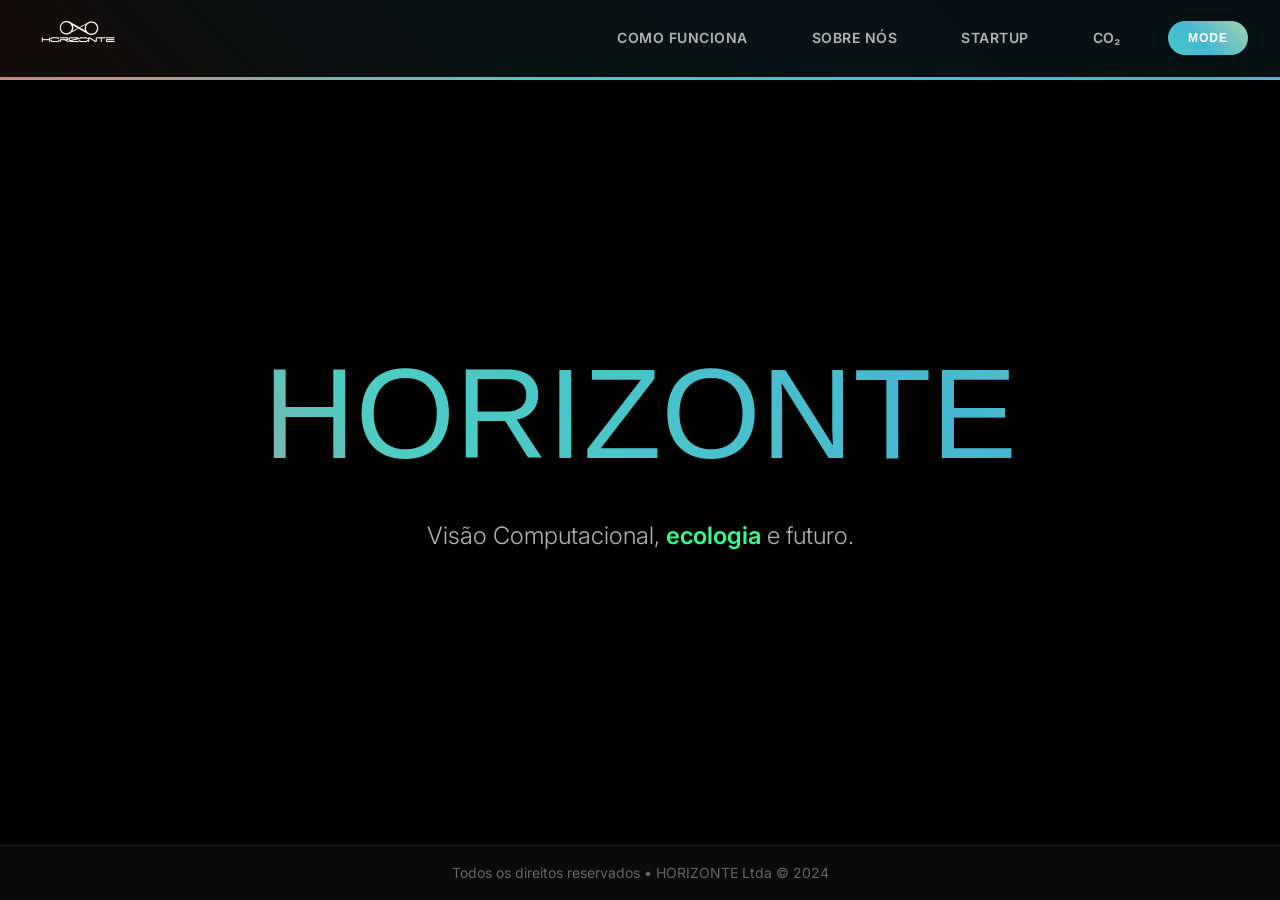
<file: index.html>
<!DOCTYPE html>
<html lang="pt-BR">
<head>
  <meta charset="UTF-8" />
  <meta name="viewport" content="width=device-width, initial-scale=1.0" />
  <title>HORIZONTE - OctaVision</title>

  <!-- Fontes -->
  <link rel="stylesheet" href="https://fonts.googleapis.com/css2?family=Inter:wght@300;400;500;600;700&display=swap" />
  <link href="https://fonts.cdnfonts.com/css/space-age" rel="stylesheet">

  <style>
  :root {
    --bg-primary: #000000;
    --bg-secondary: #0a0a0a;
    --text-primary: #ffffff;
    --text-secondary: #b3b3b3;
    --text-muted: #666666;
    --accent-1: #00c2ff;
    --accent-2: #33ff8c;
    --accent-3: #ffc640;
    --accent-4: #e54cff;
    --accent-5: #ff6b6b;
    --accent-6: #4ecdc4;
    --accent-7: #45b7d1;
    --accent-8: #96ceb4;
    --border: rgba(255,255,255,0.1);
    --shadow: rgba(0,0,0,0.3);
    --gradient: linear-gradient(135deg, var(--accent-1), var(--accent-2), var(--accent-3), var(--accent-4));
    --rainbow: linear-gradient(45deg, #ff6b6b, #4ecdc4, #45b7d1, #96ceb4, #feca57, #ff9ff3, #54a0ff);
  }

  [data-theme="light"] {
    --bg-primary: #ffffff;
    --bg-secondary: #f8f9fa;
    --text-primary: #2c3e50;
    --text-secondary: #34495e;
    --text-muted: #7f8c8d;
    --border: rgba(0,0,0,0.1);
    --shadow: rgba(0,0,0,0.1);
    --header-bg: #ffffff;
    --header-text: #2c3e50;
    --card-bg: #ffffff;
    --card-shadow: 0 10px 30px rgba(0,0,0,0.1);
  }

    * {
      box-sizing: border-box;
      margin: 0;
      padding: 0;
    }

    body {
      font-family: 'Inter', -apple-system, BlinkMacSystemFont, 'Segoe UI', sans-serif;
      background-color: var(--bg-primary);
      color: var(--text-primary);
      line-height: 1.6;
      font-size: 16px;
      font-weight: 400;
      -webkit-font-smoothing: antialiased;
      -moz-osx-font-smoothing: grayscale;
      transition: all 0.3s ease;
      min-height: 100vh;
      overflow-x: hidden;
    }

  /* Header */
  header {
    position: fixed;
    top: 0;
    left: 0;
    right: 0;
    height: 80px;
    background: var(--header-bg, rgba(0,0,0,0.9));
    backdrop-filter: blur(20px);
    -webkit-backdrop-filter: blur(20px);
    border-bottom: 3px solid transparent;
    background-image: var(--rainbow);
    background-size: 300% 300%;
    background-clip: border-box;
    animation: rainbowShift 3s ease infinite;
    z-index: 1000;
    display: flex;
    align-items: center;
    justify-content: space-between;
    padding: 0 2rem;
    box-shadow: 0 4px 20px rgba(0,0,0,0.1);
  }

  header::before {
    content: '';
    position: absolute;
    top: 0;
    left: 0;
    right: 0;
    bottom: 0;
    background: var(--header-bg, rgba(0,0,0,0.9));
    z-index: -1;
  }

    .logo {
      height: 50px;
      transition: transform 0.2s ease;
    }

    .logo:hover {
      transform: scale(1.05);
    }

    .nav {
      display: flex;
      align-items: center;
      gap: 2rem;
    }

  .nav-link {
    color: var(--header-text, var(--text-secondary));
    text-decoration: none;
    font-size: 14px;
    font-weight: 600;
    letter-spacing: 0.5px;
    text-transform: uppercase;
    transition: all 0.3s cubic-bezier(0.68, -0.55, 0.265, 1.55);
    position: relative;
    padding: 8px 16px;
    border-radius: 25px;
    background: transparent;
    overflow: hidden;
  }

  .nav-link::before {
    content: '';
    position: absolute;
    top: 0;
    left: -100%;
    width: 100%;
    height: 100%;
    background: var(--rainbow);
    background-size: 300% 300%;
    animation: rainbowShift 3s ease infinite;
    transition: left 0.3s ease;
    z-index: -1;
  }

  .nav-link:hover {
    color: white;
    transform: translateY(-2px) scale(1.05);
    box-shadow: 0 8px 25px rgba(0,0,0,0.2);
  }

  .nav-link:hover::before {
    left: 0;
  }

  .nav-link:active {
    transform: translateY(0) scale(0.95);
  }

    .theme-toggle {
      background: var(--rainbow);
      background-size: 300% 300%;
      animation: rainbowShift 3s ease infinite;
      border: none;
      color: white;
      padding: 10px 20px;
      border-radius: 25px;
      font-size: 12px;
      font-weight: 700;
      cursor: pointer;
      transition: all 0.3s cubic-bezier(0.68, -0.55, 0.265, 1.55);
      text-transform: uppercase;
      letter-spacing: 1px;
      position: relative;
      overflow: hidden;
      box-shadow: 0 4px 15px rgba(0,0,0,0.2);
    }

    .theme-toggle:hover {
      transform: translateY(-3px) scale(1.1);
      box-shadow: 0 8px 25px rgba(0,0,0,0.3);
    }

    .theme-toggle:active {
      transform: translateY(-1px) scale(1.05);
    }


    /* Hero Section */
    .hero {
      min-height: 100vh;
      display: flex;
      flex-direction: column;
      align-items: center;
      justify-content: center;
      text-align: center;
      padding: 0 2rem;
      position: relative;
    }

    .hero-title {
      font-family: 'Space Age', sans-serif;
      font-size: clamp(4rem, 12vw, 8rem);
      font-weight: 400;
      line-height: 1.1;
      margin-bottom: 2rem;
      background: var(--rainbow);
      background-size: 400% 400%;
      -webkit-background-clip: text;
      -webkit-text-fill-color: transparent;
      background-clip: text;
      animation: rainbowShift 3s ease infinite, fadeInUp 1.5s ease forwards;
      position: relative;
      display: inline-block;
    }


    .hero-subtitle {
      font-size: 1.5rem;
      color: var(--text-secondary);
      font-weight: 300;
      max-width: 600px;
      margin: 0 auto;
      line-height: 1.6;
      animation: fadeInUp 1.5s ease forwards;
      animation-delay: 0.5s;
      opacity: 0;
    }

    .ecologia {
      color: var(--accent-2);
      font-weight: 600;
      position: relative;
      display: inline-block;
    }


    /* Footer */
    footer {
      position: fixed;
      bottom: 0;
      left: 0;
      right: 0;
      background: var(--bg-secondary);
      border-top: 1px solid var(--border);
      padding: 1rem;
      text-align: center;
      color: var(--text-muted);
      font-size: 14px;
      z-index: 100;
    }

    /* Animations */
    @keyframes gradientShift {
      0% { background-position: 0% 50%; }
      50% { background-position: 100% 50%; }
      100% { background-position: 0% 50%; }
    }

    @keyframes rainbowShift {
      0% { background-position: 0% 50%; }
      50% { background-position: 100% 50%; }
      100% { background-position: 0% 50%; }
    }

    @keyframes fadeInUp {
      from {
        opacity: 0;
        transform: translateY(30px);
      }
      to {
        opacity: 1;
        transform: translateY(0);
      }
    }

    @keyframes bounceIn {
      0% {
        opacity: 0;
        transform: scale(0.3) rotate(-10deg);
      }
      50% {
        opacity: 1;
        transform: scale(1.05) rotate(5deg);
      }
      70% {
        transform: scale(0.95) rotate(-2deg);
      }
      100% {
        opacity: 1;
        transform: scale(1) rotate(0deg);
      }
    }

    @keyframes float {
      0%, 100% { transform: translateY(0px); }
      50% { transform: translateY(-10px); }
    }

    @keyframes sparkle {
      0%, 100% { transform: translate(-50%, -50%) scale(1) rotate(0deg); }
      50% { transform: translate(-50%, -50%) scale(1.2) rotate(180deg); }
    }

    /* Responsive */
    @media (max-width: 768px) {
      header {
        padding: 1rem;
        height: auto;
        flex-direction: column;
        gap: 1rem;
      }

      .nav {
        gap: 0.5rem;
        flex-wrap: wrap;
        justify-content: center;
      }

      .nav-link {
        font-size: 11px;
        padding: 6px 12px;
      }

      .theme-toggle {
        font-size: 10px;
        padding: 8px 16px;
      }

      .hero {
        padding: 140px 1rem 2rem;
        min-height: calc(100vh - 140px);
      }

      .hero-title {
        font-size: clamp(2.5rem, 8vw, 4rem);
        margin-bottom: 1.5rem;
      }

      .hero-subtitle {
        font-size: 1.1rem;
        margin-bottom: 2rem;
      }

      footer {
        position: relative;
        margin-top: 2rem;
      }
    }

    @media (max-width: 480px) {
      header {
        padding: 0.8rem;
      }

      .nav {
        gap: 0.3rem;
      }

      .nav-link {
        font-size: 10px;
        padding: 5px 10px;
      }

      .theme-toggle {
        font-size: 9px;
        padding: 6px 12px;
      }

      .hero {
        padding: 120px 0.8rem 1.5rem;
      }

      .hero-title {
        font-size: clamp(2rem, 7vw, 3.5rem);
      }

      .hero-subtitle {
        font-size: 1rem;
      }
    }
  </style>
</head>
<body>
  <header>
    <a href="index.html" class="logo-link">
      <img src="logohorizontepngblack.png" alt="HORIZONTE Logo" class="logo">
    </a>
    <nav class="nav">
      <a class="nav-link" href="funcionamento.html">Como funciona</a>
      <a class="nav-link" href="sobre.html">Sobre nós</a>
      <a class="nav-link" href="quemsomos.html">StartUp</a>
      <a class="nav-link" href="co2.html">CO₂</a>
      <button class="theme-toggle" onclick="toggleDarkMode()">MODE</button>
    </nav>
  </header>

  <main class="hero">
    <h1 class="hero-title">HORIZONTE</h1>
    <p class="hero-subtitle">Visão Computacional, <span class="ecologia">ecologia</span> e futuro.</p>
  </main>
  
  <footer>
    <p>Todos os direitos reservados • HORIZONTE Ltda © 2024</p>
  </footer>

  <script>
    function toggleDarkMode() {
      const html = document.documentElement;
      const logo = document.querySelector('.logo');
      const current = html.getAttribute('data-theme');
      const newTheme = current === 'dark' ? 'light' : 'dark';
      
      html.setAttribute('data-theme', newTheme);
      
      // Trocar logo baseado no tema
      if (newTheme === 'dark') {
        logo.src = 'logohorizontepng.png';
      } else {
        logo.src = 'logohorizontepngblack.png';
      }
      
      // Salvar preferência no localStorage
      localStorage.setItem('theme', newTheme);
    }

    // Aplicar tema salvo ao carregar a página
    document.addEventListener('DOMContentLoaded', function() {
      const savedTheme = localStorage.getItem('theme') || 'dark';
      const logo = document.querySelector('.logo');
      
      document.documentElement.setAttribute('data-theme', savedTheme);
      
      // Aplicar logo correto
      if (savedTheme === 'dark') {
        logo.src = 'logohorizontepng.png';
      } else {
        logo.src = 'logohorizontepngblack.png';
      }
    });
  </script>
</body>
</html>
</file>
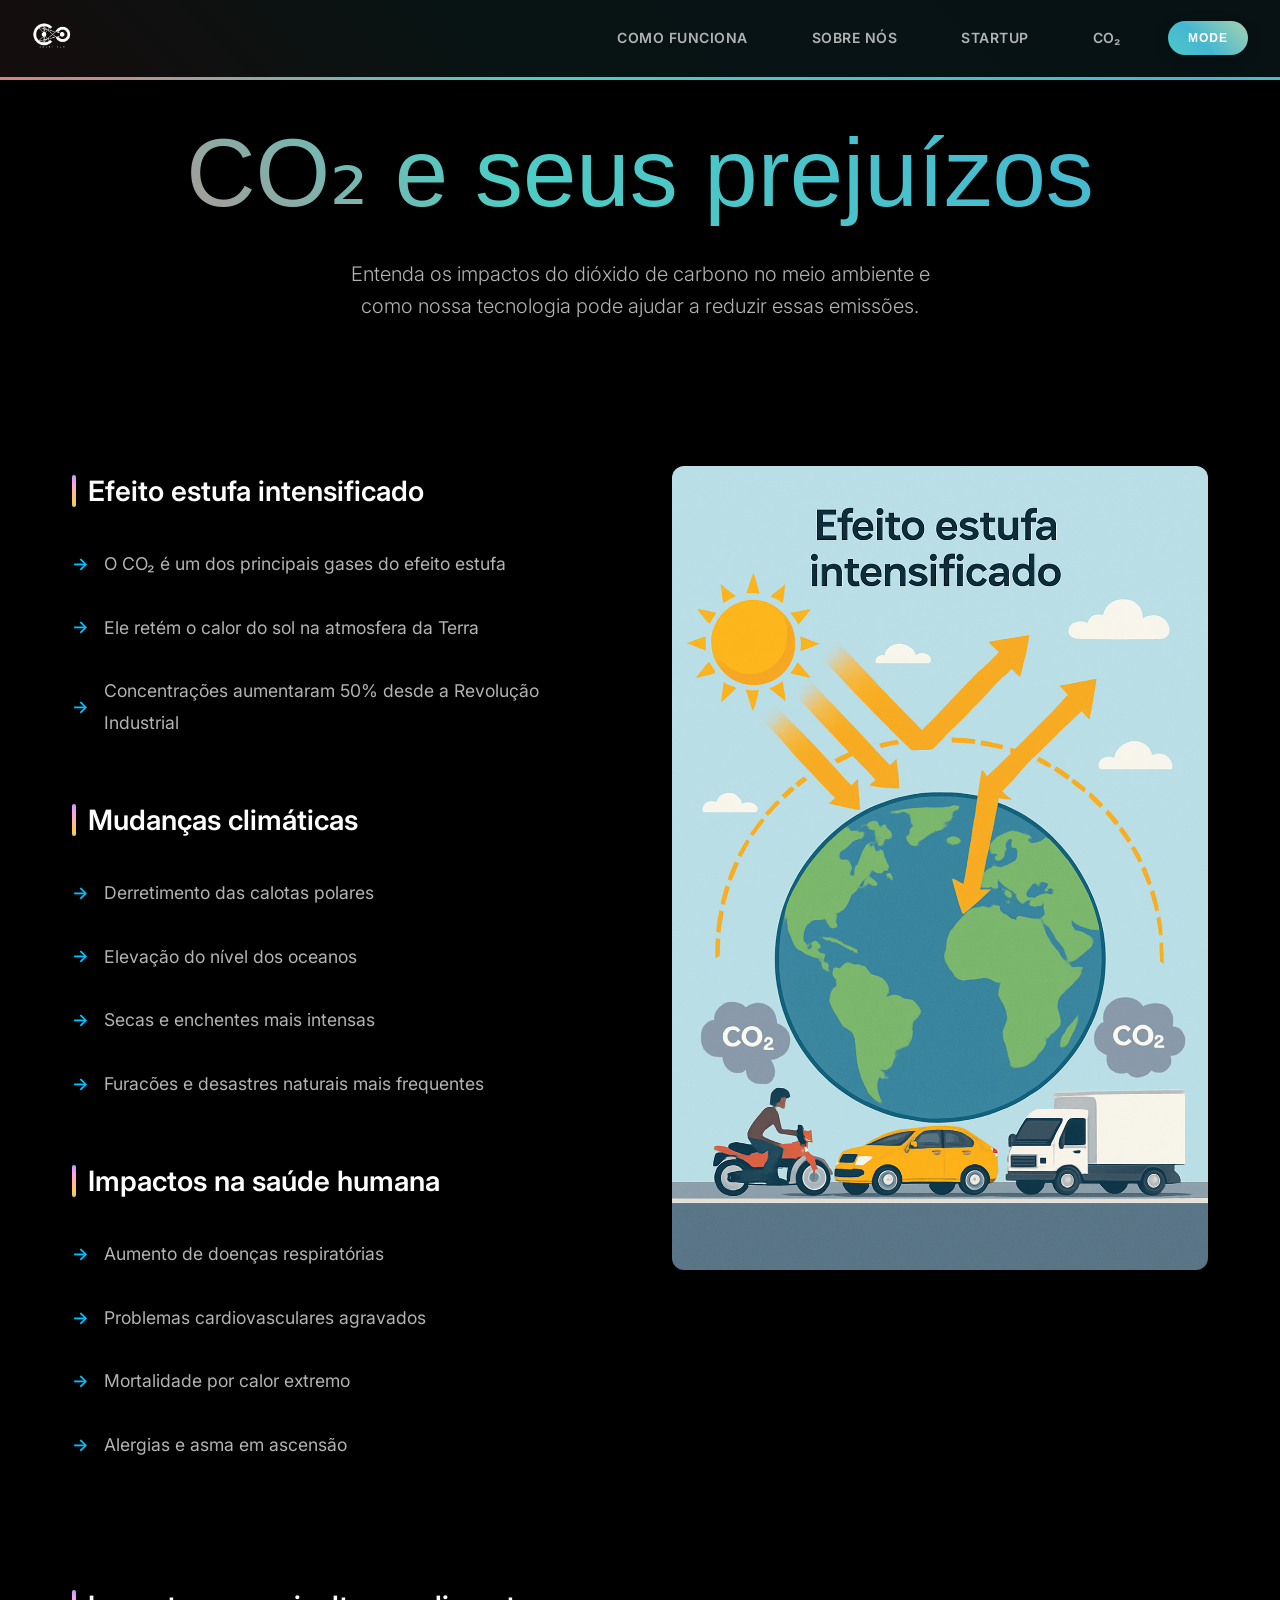
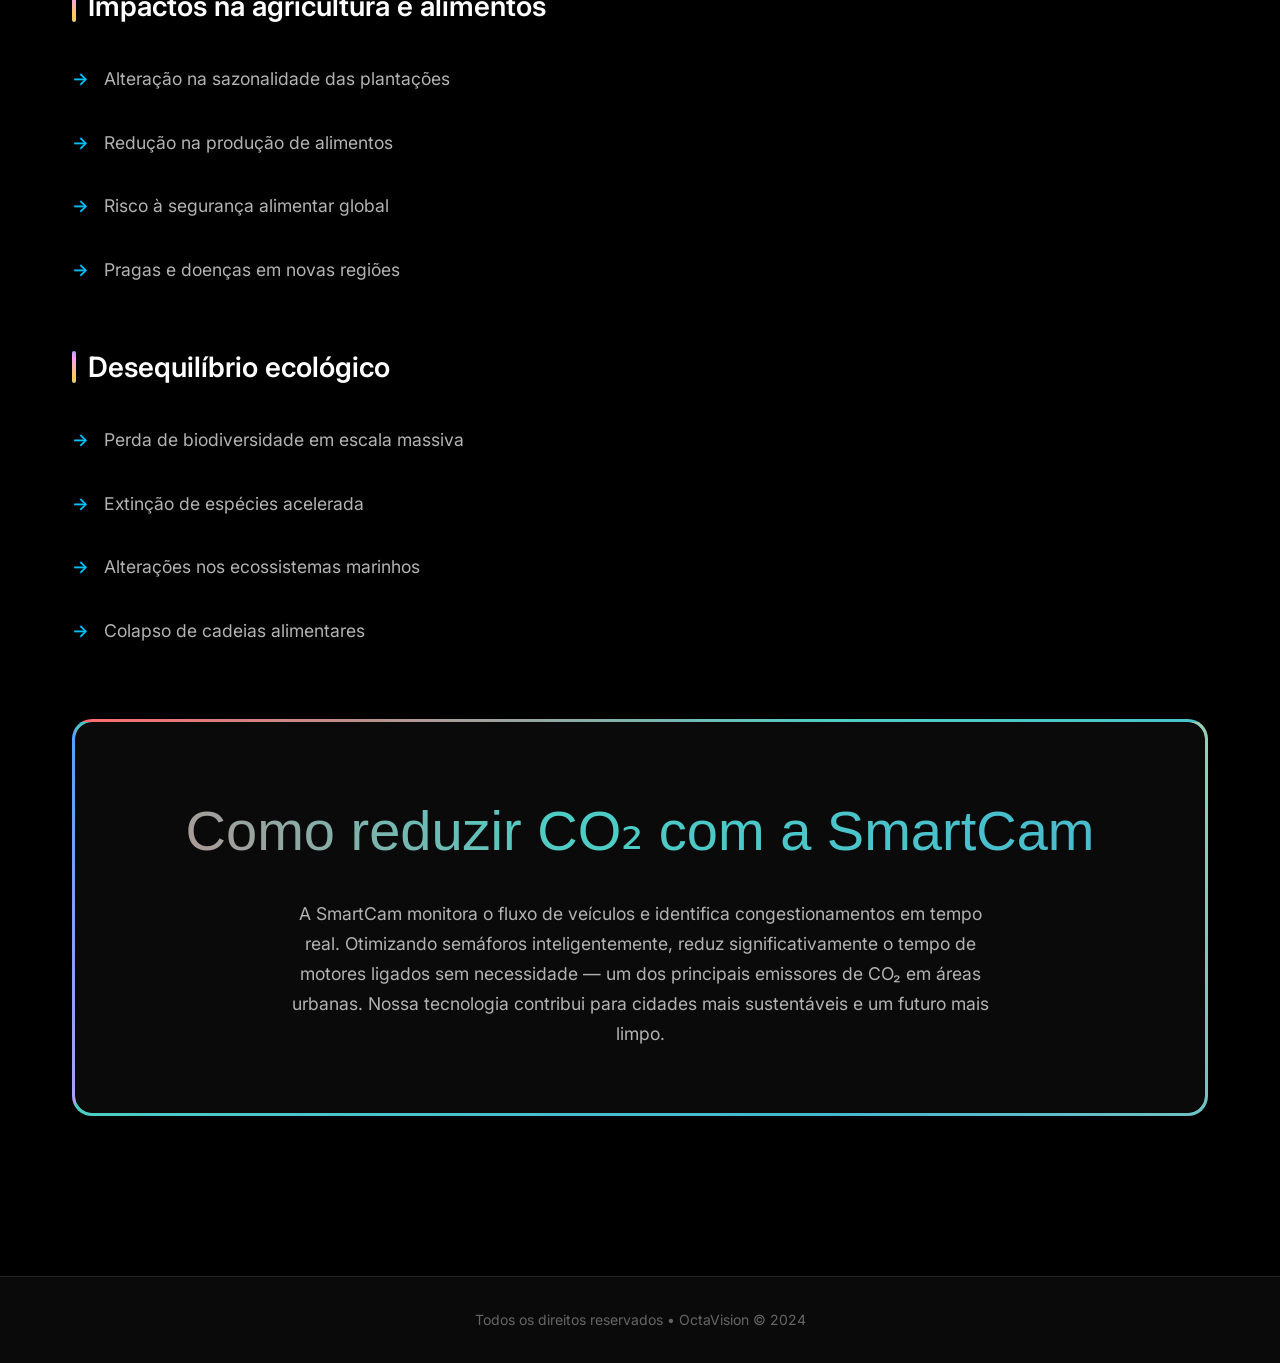
<file: co2.html>
<!DOCTYPE html>
<html lang="pt-BR">
<head>
<meta charset="UTF-8" />
<meta name="viewport" content="width=device-width, initial-scale=1.0" />
<title>CO₂ e seus prejuízos - OctaVision</title>

<!-- Fontes -->
<link rel="stylesheet" href="https://fonts.googleapis.com/css2?family=Inter:wght@300;400;500;600;700&display=swap" />
<link href="https://fonts.cdnfonts.com/css/space-age" rel="stylesheet">

<style>
  :root {
    --bg-primary: #000000;
    --bg-secondary: #0a0a0a;
    --text-primary: #ffffff;
    --text-secondary: #b3b3b3;
    --text-muted: #666666;
    --accent-1: #00c2ff;
    --accent-2: #33ff8c;
    --accent-3: #ffc640;
    --accent-4: #e54cff;
    --accent-5: #ff6b6b;
    --accent-6: #4ecdc4;
    --accent-7: #45b7d1;
    --accent-8: #96ceb4;
    --border: rgba(255,255,255,0.1);
    --shadow: rgba(0,0,0,0.3);
    --gradient: linear-gradient(135deg, var(--accent-1), var(--accent-2), var(--accent-3), var(--accent-4));
    --rainbow: linear-gradient(45deg, #ff6b6b, #4ecdc4, #45b7d1, #96ceb4, #feca57, #ff9ff3, #54a0ff);
  }

  [data-theme="light"] {
    --bg-primary: #ffffff;
    --bg-secondary: #f8f9fa;
    --text-primary: #2c3e50;
    --text-secondary: #34495e;
    --text-muted: #7f8c8d;
    --border: rgba(0,0,0,0.1);
    --shadow: rgba(0,0,0,0.1);
    --header-bg: #ffffff;
    --header-text: #2c3e50;
    --card-bg: #ffffff;
    --card-shadow: 0 10px 30px rgba(0,0,0,0.1);
  }

  * {
    box-sizing: border-box;
    margin: 0;
    padding: 0;
  }

  body {
    font-family: 'Inter', -apple-system, BlinkMacSystemFont, 'Segoe UI', sans-serif;
    background-color: var(--bg-primary);
    color: var(--text-primary);
    line-height: 1.6;
    font-size: 16px;
    font-weight: 400;
    -webkit-font-smoothing: antialiased;
    -moz-osx-font-smoothing: grayscale;
    transition: all 0.3s ease;
  }

  /* Header */
  header {
    position: fixed;
    top: 0;
    left: 0;
    right: 0;
    height: 80px;
    background: var(--header-bg, rgba(0,0,0,0.9));
    backdrop-filter: blur(20px);
    -webkit-backdrop-filter: blur(20px);
    border-bottom: 3px solid transparent;
    background-image: var(--rainbow);
    background-size: 300% 300%;
    background-clip: border-box;
    animation: rainbowShift 3s ease infinite;
    z-index: 1000;
    display: flex;
    align-items: center;
    justify-content: space-between;
    padding: 0 2rem;
    box-shadow: 0 4px 20px rgba(0,0,0,0.1);
  }

  header::before {
    content: '';
    position: absolute;
    top: 0;
    left: 0;
    right: 0;
    bottom: 0;
    background: var(--header-bg, rgba(0,0,0,0.9));
    z-index: -1;
  }

  .logo {
    height: 40px;
    transition: transform 0.2s ease;
  }

  .logo:hover {
    transform: scale(1.05);
  }

  .nav {
    display: flex;
    align-items: center;
    gap: 2rem;
  }

  .nav-link {
    color: var(--header-text, var(--text-secondary));
    text-decoration: none;
    font-size: 14px;
    font-weight: 600;
    letter-spacing: 0.5px;
    text-transform: uppercase;
    transition: all 0.3s cubic-bezier(0.68, -0.55, 0.265, 1.55);
    position: relative;
    padding: 8px 16px;
    border-radius: 25px;
    background: transparent;
    overflow: hidden;
  }

  .nav-link::before {
    content: '';
    position: absolute;
    top: 0;
    left: -100%;
    width: 100%;
    height: 100%;
    background: var(--rainbow);
    background-size: 300% 300%;
    animation: rainbowShift 3s ease infinite;
    transition: left 0.3s ease;
    z-index: -1;
  }

  .nav-link:hover {
    color: white;
    transform: translateY(-2px) scale(1.05);
    box-shadow: 0 8px 25px rgba(0,0,0,0.2);
  }

  .nav-link:hover::before {
    left: 0;
  }

  .nav-link:active {
    transform: translateY(0) scale(0.95);
  }

  .theme-toggle {
    background: var(--rainbow);
    background-size: 300% 300%;
    animation: rainbowShift 3s ease infinite;
    border: none;
    color: white;
    padding: 10px 20px;
    border-radius: 25px;
    font-size: 12px;
    font-weight: 700;
    cursor: pointer;
    transition: all 0.3s cubic-bezier(0.68, -0.55, 0.265, 1.55);
    text-transform: uppercase;
    letter-spacing: 1px;
    position: relative;
    overflow: hidden;
    box-shadow: 0 4px 15px rgba(0,0,0,0.2);
  }

  .theme-toggle:hover {
    transform: translateY(-3px) scale(1.1);
    box-shadow: 0 8px 25px rgba(0,0,0,0.3);
  }

  .theme-toggle:active {
    transform: translateY(-1px) scale(1.05);
  }


  /* Main Content */
  .hero {
    padding: 120px 2rem 80px;
    max-width: 1200px;
    margin: 0 auto;
    text-align: center;
  }

  .hero-title {
    font-family: 'Space Age', sans-serif;
    font-size: clamp(3rem, 8vw, 6rem);
    font-weight: 400;
    line-height: 1.1;
    margin-bottom: 2rem;
    background: var(--rainbow);
    background-size: 400% 400%;
    -webkit-background-clip: text;
    -webkit-text-fill-color: transparent;
    background-clip: text;
    animation: rainbowShift 3s ease infinite, fadeInUp 1.5s ease forwards;
    position: relative;
    display: inline-block;
  }


  .hero-subtitle {
    font-size: 1.25rem;
    color: var(--text-secondary);
    font-weight: 300;
    max-width: 600px;
    margin: 0 auto 4rem;
    line-height: 1.6;
  }

  .content {
    max-width: 1200px;
    margin: 0 auto;
    padding: 0 2rem 6rem;
  }

  .content-grid {
    display: grid;
    grid-template-columns: 1fr 1fr;
    gap: 4rem;
    align-items: start;
    margin-bottom: 6rem;
  }

  .content-text {
    font-size: 1.1rem;
    line-height: 1.8;
    color: var(--text-primary);
  }

  .content-text h2 {
    font-size: 1.75rem;
    font-weight: 600;
    color: var(--text-primary);
    margin: 3rem 0 1.5rem 0;
    position: relative;
    padding-left: 1rem;
    transition: all 0.3s ease;
  }

  .content-text h2:hover {
    transform: translateX(10px);
    color: var(--accent-1);
  }

  .content-text h2::before {
    content: '';
    position: absolute;
    left: 0;
    top: 50%;
    transform: translateY(-50%);
    width: 4px;
    height: 2rem;
    background: var(--rainbow);
    background-size: 300% 300%;
    animation: rainbowShift 3s ease infinite;
    border-radius: 2px;
    transition: all 0.3s ease;
  }

  .content-text h2:hover::before {
    width: 8px;
    height: 2.5rem;
  }

  .content-text h2:first-child {
    margin-top: 0;
  }

  .content-text ul {
    list-style: none;
    margin: 1rem 0;
  }

  .content-text li {
    position: relative;
    padding-left: 2rem;
    margin: 1rem 0;
    color: var(--text-secondary);
    transition: all 0.3s ease;
    border-radius: 8px;
    padding: 0.5rem 0.5rem 0.5rem 2rem;
  }

  .content-text li:hover {
    background: rgba(0, 194, 255, 0.1);
    transform: translateX(10px);
    color: var(--text-primary);
  }

  .content-text li::before {
    content: '→';
    position: absolute;
    left: 0;
    top: 50%;
    transform: translateY(-50%);
    color: var(--accent-1);
    font-weight: 600;
  }

  .image-container {
    position: relative;
    display: flex;
    justify-content: center;
    align-items: center;
  }

  .image-container img {
    max-width: 100%;
    height: auto;
    border-radius: 12px;
    box-shadow: 0 20px 40px var(--shadow);
    transition: transform 0.3s ease;
  }

  .image-container:hover img {
    transform: translateY(-5px);
  }

  /* SmartCam Section */
  .smartcam-section {
    background: var(--card-bg, var(--bg-secondary));
    border-radius: 20px;
    padding: 4rem;
    text-align: center;
    margin: 4rem 0;
    border: 3px solid transparent;
    background-image: var(--rainbow);
    background-size: 300% 300%;
    background-clip: border-box;
    animation: rainbowShift 3s ease infinite;
    position: relative;
    overflow: hidden;
    box-shadow: var(--card-shadow, 0 20px 40px var(--shadow));
  }

  .smartcam-section::before {
    content: '';
    position: absolute;
    top: 0;
    left: 0;
    right: 0;
    bottom: 0;
    background: var(--card-bg, var(--bg-secondary));
    z-index: -1;
    border-radius: 17px;
  }

  .smartcam-title {
    font-family: 'Space Age', sans-serif;
    font-size: clamp(2rem, 5vw, 3.5rem);
    font-weight: 400;
    margin-bottom: 1.5rem;
    background: var(--rainbow);
    background-size: 400% 400%;
    -webkit-background-clip: text;
    -webkit-text-fill-color: transparent;
    background-clip: text;
    animation: rainbowShift 3s ease infinite, pulse 2s ease-in-out infinite;
    position: relative;
  }


  .smartcam-description {
    font-size: 1.1rem;
    color: var(--text-secondary);
    max-width: 700px;
    margin: 0 auto;
    line-height: 1.7;
  }

  /* Footer */
  footer {
    background: var(--bg-secondary);
    border-top: 1px solid var(--border);
    padding: 2rem;
    text-align: center;
    color: var(--text-muted);
    font-size: 14px;
  }

  /* Animations */
  @keyframes gradientShift {
    0% { background-position: 0% 50%; }
    50% { background-position: 100% 50%; }
    100% { background-position: 0% 50%; }
  }

  @keyframes rainbowShift {
    0% { background-position: 0% 50%; }
    50% { background-position: 100% 50%; }
    100% { background-position: 0% 50%; }
  }

  @keyframes fadeInUp {
    from {
      opacity: 0;
      transform: translateY(30px);
    }
    to {
      opacity: 1;
      transform: translateY(0);
    }
  }

  @keyframes bounceIn {
    0% {
      opacity: 0;
      transform: scale(0.3) rotate(-10deg);
    }
    50% {
      opacity: 1;
      transform: scale(1.05) rotate(5deg);
    }
    70% {
      transform: scale(0.95) rotate(-2deg);
    }
    100% {
      opacity: 1;
      transform: scale(1) rotate(0deg);
    }
  }

  @keyframes float {
    0%, 100% { transform: translateY(0px); }
    50% { transform: translateY(-10px); }
  }

  @keyframes sparkle {
    0%, 100% { transform: translate(-50%, -50%) scale(1) rotate(0deg); }
    50% { transform: translate(-50%, -50%) scale(1.2) rotate(180deg); }
  }

  @keyframes rocket {
    0%, 100% { transform: translateY(-50%) translateX(0px); }
    50% { transform: translateY(-50%) translateX(5px); }
  }

  @keyframes zap {
    0%, 100% { transform: translateY(-50%) scale(1); }
    50% { transform: translateY(-50%) scale(1.3); }
  }

  @keyframes glow {
    0%, 100% { 
      transform: translateY(-50%) scale(1);
      filter: brightness(1);
    }
    50% { 
      transform: translateY(-50%) scale(1.1);
      filter: brightness(1.5);
    }
  }

  @keyframes pulse {
    0%, 100% { transform: scale(1); }
    50% { transform: scale(1.05); }
  }

  @keyframes robot {
    0%, 100% { transform: translateY(0px) rotate(0deg); }
    25% { transform: translateY(-5px) rotate(-5deg); }
    75% { transform: translateY(5px) rotate(5deg); }
  }

  .fade-in {
    animation: fadeInUp 0.8s ease forwards;
  }

  /* Responsive */
  @media (max-width: 768px) {
    header {
      padding: 1rem;
      height: auto;
      flex-direction: column;
      gap: 1rem;
    }

    .nav {
      gap: 0.5rem;
      flex-wrap: wrap;
      justify-content: center;
    }

    .nav-link {
      font-size: 11px;
      padding: 6px 12px;
    }

    .theme-toggle {
      font-size: 10px;
      padding: 8px 16px;
    }

    .hero {
      padding: 140px 1rem 2rem;
    }

    .hero-title {
      font-size: clamp(2.5rem, 6vw, 4rem);
      margin-bottom: 1.5rem;
    }

    .hero-subtitle {
      font-size: 1.1rem;
      margin-bottom: 2rem;
    }

    .content {
      padding: 0 1rem 2rem;
    }

    .content-grid {
      grid-template-columns: 1fr;
      gap: 2rem;
    }

    .content-text h2 {
      font-size: 1.5rem;
      margin: 2rem 0 1rem 0;
    }

    .content-text li {
      padding: 0.4rem 0.4rem 0.4rem 1.5rem;
      margin: 0.5rem 0;
    }

    .smartcam-section {
      padding: 2rem;
      margin: 2rem 0;
    }

    .smartcam-title {
      font-size: clamp(1.8rem, 4vw, 2.5rem);
    }

    .smartcam-description {
      font-size: 1rem;
    }

    footer {
      position: relative;
      margin-top: 2rem;
    }
  }

  @media (max-width: 480px) {
    header {
      padding: 0.8rem;
    }

    .nav {
      gap: 0.3rem;
    }

    .nav-link {
      font-size: 10px;
      padding: 5px 10px;
    }

    .theme-toggle {
      font-size: 9px;
      padding: 6px 12px;
    }

    .hero {
      padding: 120px 0.8rem 1.5rem;
    }

    .hero-title {
      font-size: clamp(2rem, 5vw, 3.5rem);
    }

    .hero-subtitle {
      font-size: 1rem;
    }

    .content-text h2 {
      font-size: 1.3rem;
    }

    .content-text li {
      padding: 0.3rem 0.3rem 0.3rem 1.2rem;
      font-size: 0.95rem;
    }

    .smartcam-section {
      padding: 1.5rem;
      margin: 1.5rem 0;
    }

    .smartcam-title {
      font-size: clamp(1.5rem, 3.5vw, 2rem);
    }

    .smartcam-description {
      font-size: 0.95rem;
    }
  }
</style>
</head>
<body data-theme="dark">

<header>
  <a href="index.html" class="logo-link">
    <img src="logo.png" alt="OctaVision Logo" class="logo" />
  </a>

  <nav class="nav">
    <a class="nav-link" href="funcionamento.html">Como funciona</a>
    <a class="nav-link" href="sobre.html">Sobre nós</a>
    <a class="nav-link" href="quemsomos.html">StartUp</a>
    <a class="nav-link" href="co2.html">CO₂</a>
    <button class="theme-toggle" onclick="toggleDarkMode()">MODE</button>
  </nav>
</header>

<main>
  <section class="hero fade-in">
    <h1 class="hero-title">CO₂ e seus prejuízos</h1>
    <p class="hero-subtitle">
      Entenda os impactos do dióxido de carbono no meio ambiente e como nossa tecnologia pode ajudar a reduzir essas emissões.
    </p>
  </section>

  <div class="content">
    <div class="content-grid">
      <div class="content-text fade-in">
        <h2>Efeito estufa intensificado</h2>
        <ul>
          <li>O CO₂ é um dos principais gases do efeito estufa</li>
          <li>Ele retém o calor do sol na atmosfera da Terra</li>
          <li>Concentrações aumentaram 50% desde a Revolução Industrial</li>
        </ul>

        <h2>Mudanças climáticas</h2>
        <ul>
          <li>Derretimento das calotas polares</li>
          <li>Elevação do nível dos oceanos</li>
          <li>Secas e enchentes mais intensas</li>
          <li>Furacões e desastres naturais mais frequentes</li>
        </ul>

        <h2>Impactos na saúde humana</h2>
        <ul>
          <li>Aumento de doenças respiratórias</li>
          <li>Problemas cardiovasculares agravados</li>
          <li>Mortalidade por calor extremo</li>
          <li>Alergias e asma em ascensão</li>
        </ul>
      </div>

      <div class="image-container fade-in">
        <img src="co2.png" alt="Imagem ilustrativa sobre CO₂ e seus prejuízos" />
      </div>
    </div>

    <div class="content-text fade-in">
      <h2>Impactos na agricultura e alimentos</h2>
      <ul>
        <li>Alteração na sazonalidade das plantações</li>
        <li>Redução na produção de alimentos</li>
        <li>Risco à segurança alimentar global</li>
        <li>Pragas e doenças em novas regiões</li>
      </ul>

      <h2>Desequilíbrio ecológico</h2>
      <ul>
        <li>Perda de biodiversidade em escala massiva</li>
        <li>Extinção de espécies acelerada</li>
        <li>Alterações nos ecossistemas marinhos</li>
        <li>Colapso de cadeias alimentares</li>
      </ul>
    </div>

    <div class="smartcam-section fade-in">
      <h2 class="smartcam-title">Como reduzir CO₂ com a SmartCam</h2>
      <p class="smartcam-description">
        A SmartCam monitora o fluxo de veículos e identifica congestionamentos em tempo real. 
        Otimizando semáforos inteligentemente, reduz significativamente o tempo de motores ligados sem necessidade — 
        um dos principais emissores de CO₂ em áreas urbanas. Nossa tecnologia contribui para cidades mais sustentáveis 
        e um futuro mais limpo.
      </p>
    </div>
  </div>
</main>

<footer>
  <p>Todos os direitos reservados • OctaVision © 2024</p>
</footer>

<script>
  function toggleDarkMode() {
    const html = document.documentElement;
    const current = html.getAttribute('data-theme');
    const newTheme = current === 'dark' ? 'light' : 'dark';
    html.setAttribute('data-theme', newTheme);
    
    // Salvar preferência no localStorage
    localStorage.setItem('theme', newTheme);
  }

  // Aplicar tema salvo ao carregar a página
  document.addEventListener('DOMContentLoaded', function() {
    const savedTheme = localStorage.getItem('theme') || 'dark';
    document.documentElement.setAttribute('data-theme', savedTheme);
    
    // Adicionar animação de entrada aos elementos
    const fadeElements = document.querySelectorAll('.fade-in');
    const observer = new IntersectionObserver((entries) => {
      entries.forEach(entry => {
        if (entry.isIntersecting) {
          entry.target.style.opacity = '1';
          entry.target.style.transform = 'translateY(0)';
        }
      });
    }, { threshold: 0.1 });

    fadeElements.forEach(el => {
      el.style.opacity = '0';
      el.style.transform = 'translateY(30px)';
      el.style.transition = 'opacity 0.8s ease, transform 0.8s ease';
      observer.observe(el);
    });
  });
</script>

</body>
</html>
</file>
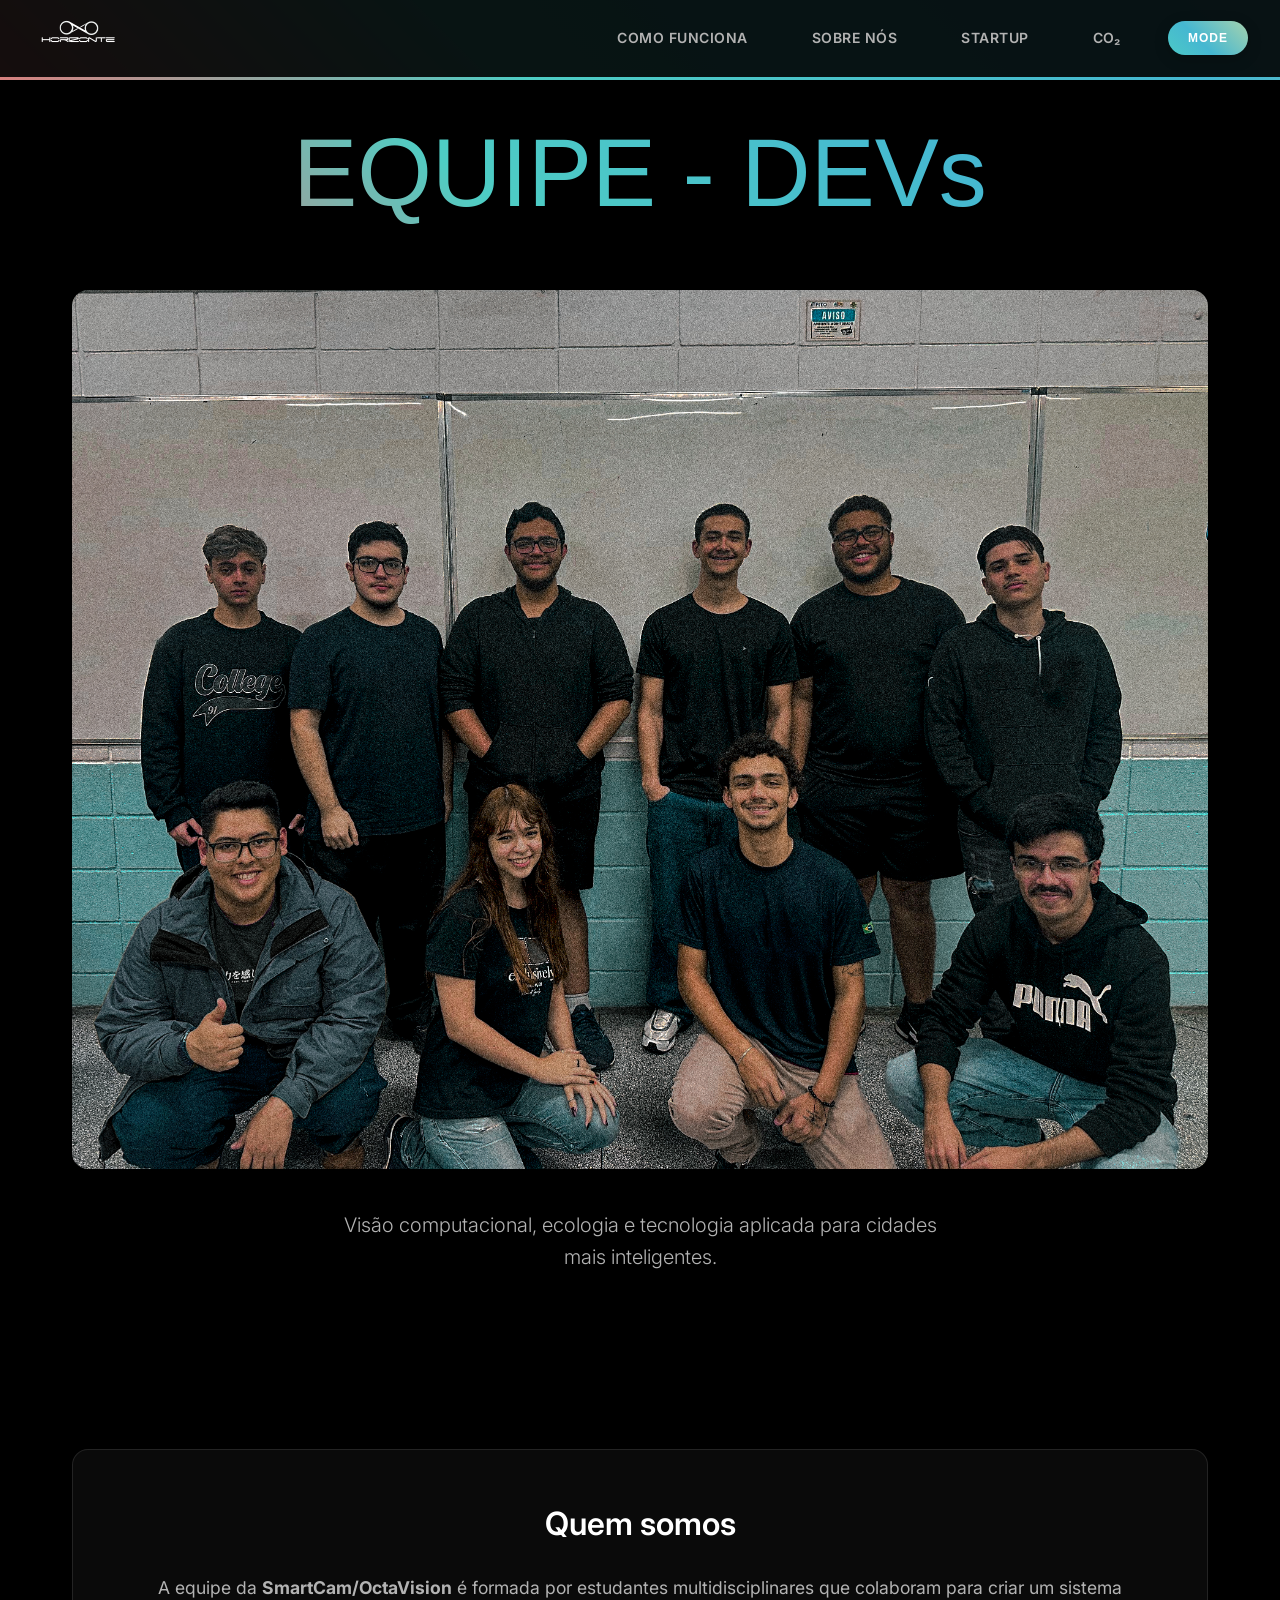
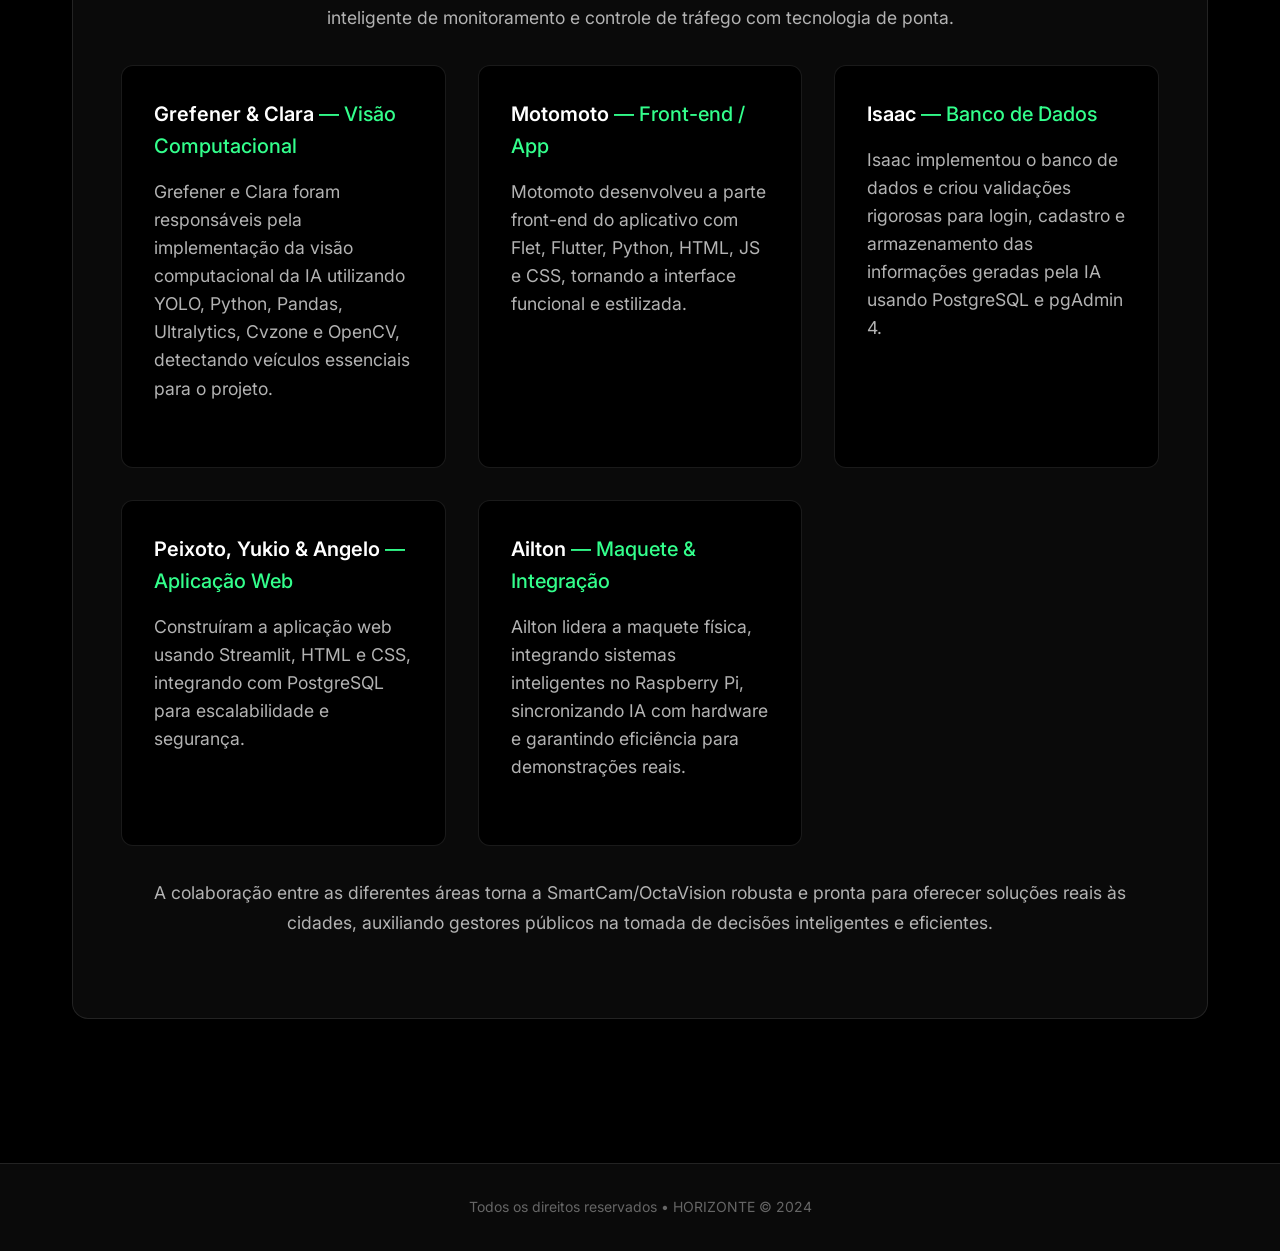
<file: quemsomos.html>
<!DOCTYPE html>
<html lang="pt-BR">
<head>
  <meta charset="UTF-8" />
  <meta name="viewport" content="width=device-width, initial-scale=1.0" />
  <title>Equipe - HORIZONTE</title>

  <!-- Fontes -->
  <link rel="stylesheet" href="https://fonts.googleapis.com/css2?family=Inter:wght@300;400;500;600;700&display=swap" />
  <link href="https://fonts.cdnfonts.com/css/space-age" rel="stylesheet">

  <style>
    :root {
      --bg-primary: #000000;
      --bg-secondary: #0a0a0a;
      --text-primary: #ffffff;
      --text-secondary: #b3b3b3;
      --text-muted: #666666;
      --accent-1: #00c2ff;
      --accent-2: #33ff8c;
      --accent-3: #ffc640;
      --accent-4: #e54cff;
      --accent-5: #ff6b6b;
      --accent-6: #4ecdc4;
      --accent-7: #45b7d1;
      --accent-8: #96ceb4;
      --border: rgba(255,255,255,0.1);
      --shadow: rgba(0,0,0,0.3);
      --gradient: linear-gradient(135deg, var(--accent-1), var(--accent-2), var(--accent-3), var(--accent-4));
      --rainbow: linear-gradient(45deg, #ff6b6b, #4ecdc4, #45b7d1, #96ceb4, #feca57, #ff9ff3, #54a0ff);
    }

    [data-theme="light"] {
      --bg-primary: #ffffff;
      --bg-secondary: #f8f9fa;
      --text-primary: #2c3e50;
      --text-secondary: #34495e;
      --text-muted: #7f8c8d;
      --border: rgba(0,0,0,0.1);
      --shadow: rgba(0,0,0,0.1);
      --header-bg: #ffffff;
      --header-text: #2c3e50;
      --card-bg: #ffffff;
      --card-shadow: 0 10px 30px rgba(0,0,0,0.1);
    }

    * {
      box-sizing: border-box;
      margin: 0;
      padding: 0;
    }

    body {
      font-family: 'Inter', -apple-system, BlinkMacSystemFont, 'Segoe UI', sans-serif;
      background-color: var(--bg-primary);
      color: var(--text-primary);
      line-height: 1.6;
      font-size: 16px;
      font-weight: 400;
      -webkit-font-smoothing: antialiased;
      -moz-osx-font-smoothing: grayscale;
      transition: all 0.3s ease;
      min-height: 100vh;
      overflow-x: hidden;
    }

    /* Header */
    header {
      position: fixed;
      top: 0;
      left: 0;
      right: 0;
      height: 80px;
      background: var(--header-bg, rgba(0,0,0,0.9));
      backdrop-filter: blur(20px);
      -webkit-backdrop-filter: blur(20px);
      border-bottom: 3px solid transparent;
      background-image: var(--rainbow);
      background-size: 300% 300%;
      background-clip: border-box;
      animation: rainbowShift 3s ease infinite;
      z-index: 1000;
      display: flex;
      align-items: center;
      justify-content: space-between;
      padding: 0 2rem;
      box-shadow: 0 4px 20px rgba(0,0,0,0.1);
    }

    header::before {
      content: '';
      position: absolute;
      top: 0;
      left: 0;
      right: 0;
      bottom: 0;
      background: var(--header-bg, rgba(0,0,0,0.9));
      z-index: -1;
    }

    .logo {
      height: 50px;
      transition: transform 0.2s ease;
    }

    .logo:hover {
      transform: scale(1.05);
    }

    .nav {
      display: flex;
      align-items: center;
      gap: 2rem;
    }

    .nav-link {
      color: var(--header-text, var(--text-secondary));
      text-decoration: none;
      font-size: 14px;
      font-weight: 600;
      letter-spacing: 0.5px;
      text-transform: uppercase;
      transition: all 0.3s cubic-bezier(0.68, -0.55, 0.265, 1.55);
      position: relative;
      padding: 8px 16px;
      border-radius: 25px;
      background: transparent;
      overflow: hidden;
    }

    .nav-link::before {
      content: '';
      position: absolute;
      top: 0;
      left: -100%;
      width: 100%;
      height: 100%;
      background: var(--rainbow);
      background-size: 300% 300%;
      animation: rainbowShift 3s ease infinite;
      transition: left 0.3s ease;
      z-index: -1;
    }

    .nav-link:hover {
      color: white;
      transform: translateY(-2px) scale(1.05);
      box-shadow: 0 8px 25px rgba(0,0,0,0.2);
    }

    .nav-link:hover::before {
      left: 0;
    }

    .nav-link:active {
      transform: translateY(0) scale(0.95);
    }

    .theme-toggle {
      background: var(--rainbow);
      background-size: 300% 300%;
      animation: rainbowShift 3s ease infinite;
      border: none;
      color: white;
      padding: 10px 20px;
      border-radius: 25px;
      font-size: 12px;
      font-weight: 700;
      cursor: pointer;
      transition: all 0.3s cubic-bezier(0.68, -0.55, 0.265, 1.55);
      text-transform: uppercase;
      letter-spacing: 1px;
      position: relative;
      overflow: hidden;
      box-shadow: 0 4px 15px rgba(0,0,0,0.2);
    }

    .theme-toggle:hover {
      transform: translateY(-3px) scale(1.1);
      box-shadow: 0 8px 25px rgba(0,0,0,0.3);
    }

    .theme-toggle:active {
      transform: translateY(-1px) scale(1.05);
    }


    /* Main Content */
    .hero {
      padding: 120px 2rem 80px;
      max-width: 1200px;
      margin: 0 auto;
      text-align: center;
    }

    .hero-title {
      font-family: 'Space Age', sans-serif;
      font-size: clamp(3rem, 8vw, 6rem);
      font-weight: 400;
      line-height: 1.1;
      margin-bottom: 2rem;
      background: var(--rainbow);
      background-size: 400% 400%;
      -webkit-background-clip: text;
      -webkit-text-fill-color: transparent;
      background-clip: text;
      animation: rainbowShift 3s ease infinite, fadeInUp 1.5s ease forwards;
      position: relative;
      display: inline-block;
    }


    .hero-subtitle {
      font-size: 1.25rem;
      color: var(--text-secondary);
      font-weight: 300;
      max-width: 600px;
      margin: 0 auto 3rem;
      line-height: 1.6;
      animation: fadeInUp 1s ease forwards;
      animation-delay: 0.3s;
      opacity: 0;
    }

    .team-photo {
      max-width: 100%;
      border-radius: 16px;
      box-shadow: 0 20px 40px var(--shadow);
      margin: 2rem 0;
      animation: fadeInUp 1s ease forwards;
      animation-delay: 0.6s;
      opacity: 0;
    }

    .content {
      max-width: 1200px;
      margin: 0 auto;
      padding: 0 2rem 6rem;
    }

    .content-section {
      background: var(--bg-secondary);
      border-radius: 16px;
      padding: 3rem;
      margin: 3rem 0;
      border: 1px solid var(--border);
      animation: fadeInUp 1s ease forwards;
      animation-delay: 0.9s;
      opacity: 0;
    }

    .content-section h2 {
      font-size: 2rem;
      font-weight: 600;
      color: var(--text-primary);
      margin-bottom: 1.5rem;
      text-align: center;
    }

    .content-section p {
      font-size: 1.1rem;
      color: var(--text-secondary);
      line-height: 1.7;
      margin-bottom: 2rem;
      text-align: center;
    }

    .team-grid {
      display: grid;
      grid-template-columns: repeat(auto-fit, minmax(300px, 1fr));
      gap: 2rem;
      margin-top: 2rem;
    }

    .team-card {
      background: var(--bg-primary);
      border: 1px solid var(--border);
      border-radius: 12px;
      padding: 2rem;
      transition: all 0.3s ease;
    }

    .team-card:hover {
      transform: translateY(-5px);
      box-shadow: 0 10px 30px var(--shadow);
    }

    .team-card h3 {
      font-size: 1.25rem;
      font-weight: 600;
      color: var(--text-primary);
      margin-bottom: 1rem;
    }

    .team-card .role {
      color: var(--accent-2);
      font-weight: 500;
    }

    .team-card p {
      color: var(--text-secondary);
      line-height: 1.6;
      text-align: left;
    }

    /* Footer */
    footer {
      background: var(--bg-secondary);
      border-top: 1px solid var(--border);
      padding: 2rem;
      text-align: center;
      color: var(--text-muted);
      font-size: 14px;
    }

    /* Animations */
    @keyframes gradientShift {
      0% { background-position: 0% 50%; }
      50% { background-position: 100% 50%; }
      100% { background-position: 0% 50%; }
    }

    @keyframes rainbowShift {
      0% { background-position: 0% 50%; }
      50% { background-position: 100% 50%; }
      100% { background-position: 0% 50%; }
    }

    @keyframes fadeInUp {
      from {
        opacity: 0;
        transform: translateY(30px);
      }
      to {
        opacity: 1;
        transform: translateY(0);
      }
    }

    @keyframes bounceIn {
      0% {
        opacity: 0;
        transform: scale(0.3) rotate(-10deg);
      }
      50% {
        opacity: 1;
        transform: scale(1.05) rotate(5deg);
      }
      70% {
        transform: scale(0.95) rotate(-2deg);
      }
      100% {
        opacity: 1;
        transform: scale(1) rotate(0deg);
      }
    }

    @keyframes float {
      0%, 100% { transform: translateY(0px); }
      50% { transform: translateY(-10px); }
    }

    @keyframes sparkle {
      0%, 100% { transform: translate(-50%, -50%) scale(1) rotate(0deg); }
      50% { transform: translate(-50%, -50%) scale(1.2) rotate(180deg); }
    }

    /* Responsive */
    @media (max-width: 768px) {
      header {
        padding: 1rem;
        height: auto;
        flex-direction: column;
        gap: 1rem;
      }

      .nav {
        gap: 0.5rem;
        flex-wrap: wrap;
        justify-content: center;
      }

      .nav-link {
        font-size: 11px;
        padding: 6px 12px;
      }

      .theme-toggle {
        font-size: 10px;
        padding: 8px 16px;
      }

      .hero {
        padding: 140px 1rem 2rem;
      }

      .hero-title {
        font-size: clamp(2.5rem, 6vw, 4rem);
        margin-bottom: 1.5rem;
      }

      .hero-subtitle {
        font-size: 1.1rem;
        margin-bottom: 2rem;
      }

      .content {
        padding: 0 1rem 2rem;
      }

      .content-section {
        padding: 1.5rem;
        margin: 1.5rem 0;
      }

      .team-grid {
        grid-template-columns: 1fr;
        gap: 1.5rem;
      }

      .team-card {
        padding: 1.5rem;
      }

      footer {
        position: relative;
        margin-top: 2rem;
      }
    }

    @media (max-width: 480px) {
      header {
        padding: 0.8rem;
      }

      .nav {
        gap: 0.3rem;
      }

      .nav-link {
        font-size: 10px;
        padding: 5px 10px;
      }

      .theme-toggle {
        font-size: 9px;
        padding: 6px 12px;
      }

      .hero {
        padding: 120px 0.8rem 1.5rem;
      }

      .hero-title {
        font-size: clamp(2rem, 5vw, 3.5rem);
      }

      .hero-subtitle {
        font-size: 1rem;
      }

      .content-section {
        padding: 1rem;
        margin: 1rem 0;
      }

      .team-card {
        padding: 1rem;
      }
    }
  </style>
</head>
<body data-theme="dark">

<header>
  <a href="index.html" class="logo-link">
    <img src="logohorizontepngblack.png" alt="HORIZONTE Logo" class="logo" />
  </a>
  <nav class="nav">
    <a class="nav-link" href="funcionamento.html">Como funciona</a>
    <a class="nav-link" href="sobre.html">Sobre nós</a>
    <a class="nav-link" href="quemsomos.html">StartUp</a>
    <a class="nav-link" href="co2.html">CO₂</a>
    <button class="theme-toggle" onclick="toggleDarkMode()">MODE</button>
  </nav>
</header>

<main class="hero">
  <h1 class="hero-title">EQUIPE - DEVs</h1>
  <img src="grupophotojpg.jpg" alt="Foto do grupo SmartCam/OctaVision" class="team-photo" />
  <p class="hero-subtitle">Visão computacional, ecologia e tecnologia aplicada para cidades mais inteligentes.</p>
</main>

<div class="content">
  <section class="content-section">
    <h2>Quem somos</h2>
      <p>A equipe da <strong>SmartCam/OctaVision</strong> é formada por estudantes multidisciplinares que colaboram para criar um sistema inteligente de monitoramento e controle de tráfego com tecnologia de ponta.</p>

    <div class="team-grid">
      <div class="team-card">
        <h3>Grefener &amp; Clara <span class="role">— Visão Computacional</span></h3>
          <p>Grefener e Clara foram responsáveis pela implementação da visão computacional da IA utilizando YOLO, Python, Pandas, Ultralytics, Cvzone e OpenCV, detectando veículos essenciais para o projeto.</p>
        </div>
      <div class="team-card">
        <h3>Motomoto <span class="role">— Front-end / App</span></h3>
          <p>Motomoto desenvolveu a parte front-end do aplicativo com Flet, Flutter, Python, HTML, JS e CSS, tornando a interface funcional e estilizada.</p>
        </div>
      <div class="team-card">
        <h3>Isaac <span class="role">— Banco de Dados</span></h3>
          <p>Isaac implementou o banco de dados e criou validações rigorosas para login, cadastro e armazenamento das informações geradas pela IA usando PostgreSQL e pgAdmin 4.</p>
        </div>
      <div class="team-card">
        <h3>Peixoto, Yukio &amp; Angelo <span class="role">— Aplicação Web</span></h3>
          <p>Construíram a aplicação web usando Streamlit, HTML e CSS, integrando com PostgreSQL para escalabilidade e segurança.</p>
        </div>
      <div class="team-card">
        <h3>Ailton <span class="role">— Maquete &amp; Integração</span></h3>
          <p>Ailton lidera a maquete física, integrando sistemas inteligentes no Raspberry Pi, sincronizando IA com hardware e garantindo eficiência para demonstrações reais.</p>
        </div>
      </div>

    <p style="margin-top: 2rem; color: var(--text-secondary); text-align: center;">
      A colaboração entre as diferentes áreas torna a SmartCam/OctaVision robusta e pronta para oferecer soluções reais às cidades, auxiliando gestores públicos na tomada de decisões inteligentes e eficientes.
    </p>
    </section>
  </div>

<footer>
  <p>Todos os direitos reservados • HORIZONTE © 2024</p>
</footer>

<script>
  function toggleDarkMode() {
    const html = document.documentElement;
    const logo = document.querySelector('.logo');
    const current = html.getAttribute('data-theme');
    const newTheme = current === 'dark' ? 'light' : 'dark';
    
    html.setAttribute('data-theme', newTheme);
    
    // Trocar logo baseado no tema
    if (newTheme === 'dark') {
      logo.src = 'logohorizontepng.png';
    } else {
      logo.src = 'logohorizontepngblack.png';
    }
    
    // Salvar preferência no localStorage
    localStorage.setItem('theme', newTheme);
  }

  // Aplicar tema salvo ao carregar a página
  document.addEventListener('DOMContentLoaded', function() {
    const savedTheme = localStorage.getItem('theme') || 'dark';
    const logo = document.querySelector('.logo');
    
    document.documentElement.setAttribute('data-theme', savedTheme);
    
    // Aplicar logo correto
    if (savedTheme === 'dark') {
      logo.src = 'logohorizontepng.png';
    } else {
      logo.src = 'logohorizontepngblack.png';
    }
  });
</script>

</body>
</html>
</file>
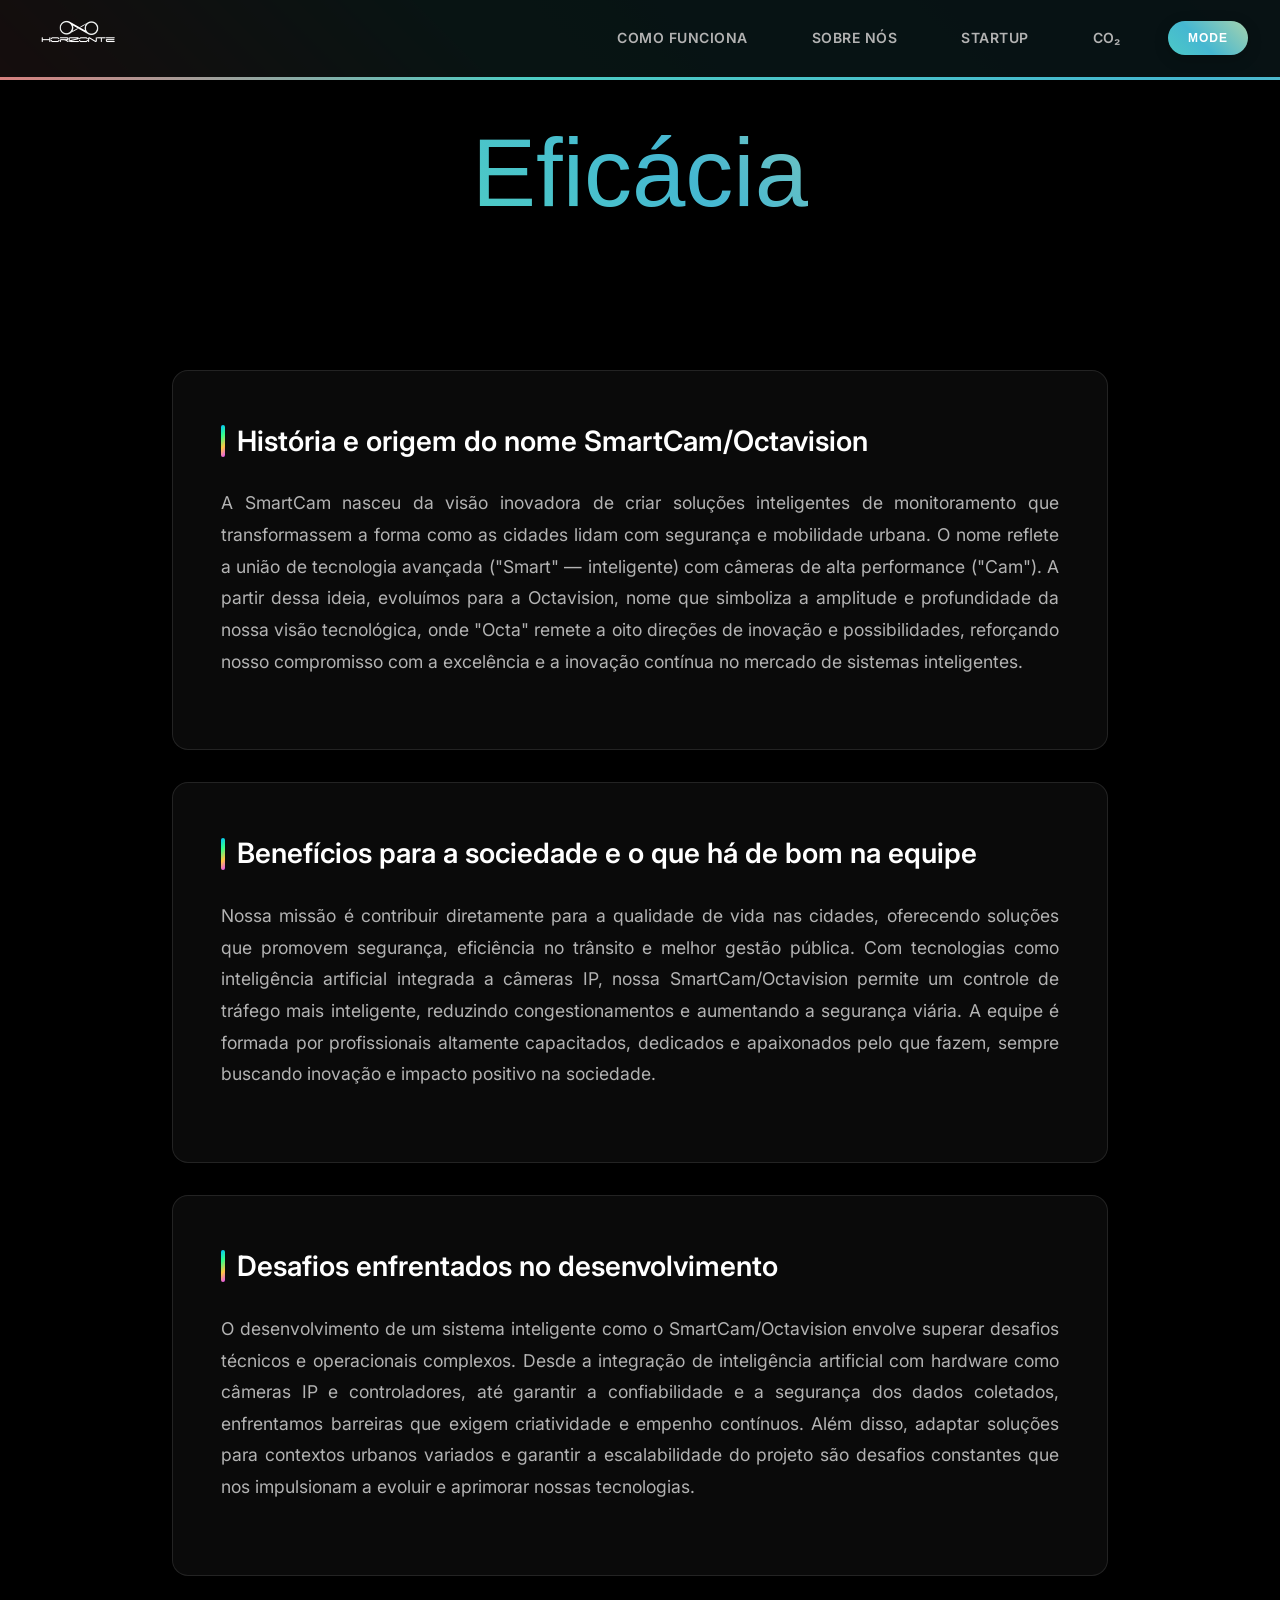
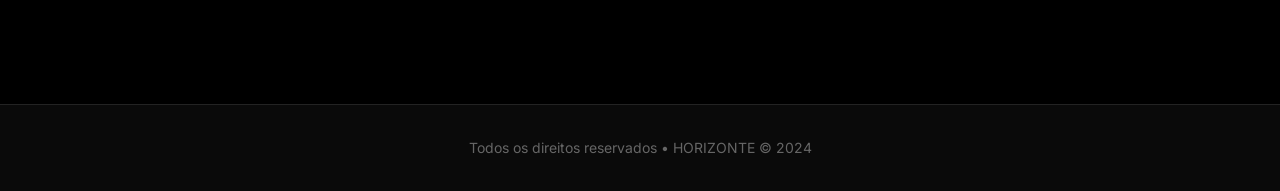
<file: sobre.html>
<!DOCTYPE html>
<html lang="pt-BR">
<head>
  <meta charset="UTF-8" />
  <meta name="viewport" content="width=device-width, initial-scale=1.0" />
  <title>Eficácia - HORIZONTE</title>

  <!-- Fontes -->
  <link rel="stylesheet" href="https://fonts.googleapis.com/css2?family=Inter:wght@300;400;500;600;700&display=swap" />
  <link href="https://fonts.cdnfonts.com/css/space-age" rel="stylesheet">

  <style>
    :root {
      --bg-primary: #000000;
      --bg-secondary: #0a0a0a;
      --text-primary: #ffffff;
      --text-secondary: #b3b3b3;
      --text-muted: #666666;
      --accent-1: #00c2ff;
      --accent-2: #33ff8c;
      --accent-3: #ffc640;
      --accent-4: #e54cff;
      --accent-5: #ff6b6b;
      --accent-6: #4ecdc4;
      --accent-7: #45b7d1;
      --accent-8: #96ceb4;
      --border: rgba(255,255,255,0.1);
      --shadow: rgba(0,0,0,0.3);
      --gradient: linear-gradient(135deg, var(--accent-1), var(--accent-2), var(--accent-3), var(--accent-4));
      --rainbow: linear-gradient(45deg, #ff6b6b, #4ecdc4, #45b7d1, #96ceb4, #feca57, #ff9ff3, #54a0ff);
    }

    [data-theme="light"] {
      --bg-primary: #ffffff;
      --bg-secondary: #f8f9fa;
      --text-primary: #2c3e50;
      --text-secondary: #34495e;
      --text-muted: #7f8c8d;
      --border: rgba(0,0,0,0.1);
      --shadow: rgba(0,0,0,0.1);
      --header-bg: #ffffff;
      --header-text: #2c3e50;
      --card-bg: #ffffff;
      --card-shadow: 0 10px 30px rgba(0,0,0,0.1);
    }

    * {
      box-sizing: border-box;
      margin: 0;
      padding: 0;
    }

    body {
      font-family: 'Inter', -apple-system, BlinkMacSystemFont, 'Segoe UI', sans-serif;
      background-color: var(--bg-primary);
      color: var(--text-primary);
      line-height: 1.6;
      font-size: 16px;
      font-weight: 400;
      -webkit-font-smoothing: antialiased;
      -moz-osx-font-smoothing: grayscale;
      transition: all 0.3s ease;
      min-height: 100vh;
      overflow-x: hidden;
    }

    /* Header */
    header {
      position: fixed;
      top: 0;
      left: 0;
      right: 0;
      height: 80px;
      background: var(--header-bg, rgba(0,0,0,0.9));
      backdrop-filter: blur(20px);
      -webkit-backdrop-filter: blur(20px);
      border-bottom: 3px solid transparent;
      background-image: var(--rainbow);
      background-size: 300% 300%;
      background-clip: border-box;
      animation: rainbowShift 3s ease infinite;
      z-index: 1000;
      display: flex;
      align-items: center;
      justify-content: space-between;
      padding: 0 2rem;
      box-shadow: 0 4px 20px rgba(0,0,0,0.1);
    }

    header::before {
      content: '';
      position: absolute;
      top: 0;
      left: 0;
      right: 0;
      bottom: 0;
      background: var(--header-bg, rgba(0,0,0,0.9));
      z-index: -1;
    }

    .logo {
      height: 50px;
      transition: transform 0.2s ease;
    }

    .logo:hover {
      transform: scale(1.05);
    }

    .nav {
      display: flex;
      align-items: center;
      gap: 2rem;
    }

    .nav-link {
      color: var(--header-text, var(--text-secondary));
      text-decoration: none;
      font-size: 14px;
      font-weight: 600;
      letter-spacing: 0.5px;
      text-transform: uppercase;
      transition: all 0.3s cubic-bezier(0.68, -0.55, 0.265, 1.55);
      position: relative;
      padding: 8px 16px;
      border-radius: 25px;
      background: transparent;
      overflow: hidden;
    }

    .nav-link::before {
      content: '';
      position: absolute;
      top: 0;
      left: -100%;
      width: 100%;
      height: 100%;
      background: var(--rainbow);
      background-size: 300% 300%;
      animation: rainbowShift 3s ease infinite;
      transition: left 0.3s ease;
      z-index: -1;
    }

    .nav-link:hover {
      color: white;
      transform: translateY(-2px) scale(1.05);
      box-shadow: 0 8px 25px rgba(0,0,0,0.2);
    }

    .nav-link:hover::before {
      left: 0;
    }

    .nav-link:active {
      transform: translateY(0) scale(0.95);
    }

    .theme-toggle {
      background: var(--rainbow);
      background-size: 300% 300%;
      animation: rainbowShift 3s ease infinite;
      border: none;
      color: white;
      padding: 10px 20px;
      border-radius: 25px;
      font-size: 12px;
      font-weight: 700;
      cursor: pointer;
      transition: all 0.3s cubic-bezier(0.68, -0.55, 0.265, 1.55);
      text-transform: uppercase;
      letter-spacing: 1px;
      position: relative;
      overflow: hidden;
      box-shadow: 0 4px 15px rgba(0,0,0,0.2);
    }

    .theme-toggle:hover {
      transform: translateY(-3px) scale(1.1);
      box-shadow: 0 8px 25px rgba(0,0,0,0.3);
    }

    .theme-toggle:active {
      transform: translateY(-1px) scale(1.05);
    }


    /* Main Content */
    .hero {
      padding: 120px 2rem 80px;
      max-width: 1200px;
      margin: 0 auto;
      text-align: center;
    }

    .hero-title {
      font-family: 'Space Age', sans-serif;
      font-size: clamp(3rem, 8vw, 6rem);
      font-weight: 400;
      line-height: 1.1;
      margin-bottom: 2rem;
      background: var(--rainbow);
      background-size: 400% 400%;
      -webkit-background-clip: text;
      -webkit-text-fill-color: transparent;
      background-clip: text;
      animation: rainbowShift 3s ease infinite, fadeInUp 1.5s ease forwards;
      position: relative;
      display: inline-block;
    }


    .content {
      max-width: 1000px;
      margin: 0 auto;
      padding: 0 2rem 6rem;
    }

    .content-section {
      background: var(--bg-secondary);
      border-radius: 16px;
      padding: 3rem;
      margin: 2rem 0;
      border: 1px solid var(--border);
      animation: fadeInUp 1s ease forwards;
      animation-delay: 0.3s;
      opacity: 0;
    }

    .content-section h2 {
      font-size: 1.75rem;
      font-weight: 600;
      color: var(--text-primary);
      margin-bottom: 1.5rem;
      position: relative;
      padding-left: 1rem;
    }

    .content-section h2::before {
      content: '';
      position: absolute;
      left: 0;
      top: 50%;
      transform: translateY(-50%);
      width: 4px;
      height: 2rem;
      background: var(--gradient);
      border-radius: 2px;
    }

    .content-section p {
      font-size: 1.1rem;
      color: var(--text-secondary);
      line-height: 1.8;
      margin-bottom: 1.5rem;
      text-align: justify;
    }

    .content-section strong {
      color: var(--accent-1);
      font-weight: 600;
    }

    /* Footer */
    footer {
      background: var(--bg-secondary);
      border-top: 1px solid var(--border);
      padding: 2rem;
      text-align: center;
      color: var(--text-muted);
      font-size: 14px;
    }

    /* Animations */
    @keyframes gradientShift {
      0% { background-position: 0% 50%; }
      50% { background-position: 100% 50%; }
      100% { background-position: 0% 50%; }
    }

    @keyframes rainbowShift {
      0% { background-position: 0% 50%; }
      50% { background-position: 100% 50%; }
      100% { background-position: 0% 50%; }
    }

    @keyframes fadeInUp {
      from {
        opacity: 0;
        transform: translateY(30px);
      }
      to {
        opacity: 1;
        transform: translateY(0);
      }
    }

    @keyframes bounceIn {
      0% {
        opacity: 0;
        transform: scale(0.3) rotate(-10deg);
      }
      50% {
        opacity: 1;
        transform: scale(1.05) rotate(5deg);
      }
      70% {
        transform: scale(0.95) rotate(-2deg);
      }
      100% {
        opacity: 1;
        transform: scale(1) rotate(0deg);
      }
    }

    @keyframes float {
      0%, 100% { transform: translateY(0px); }
      50% { transform: translateY(-10px); }
    }

    @keyframes sparkle {
      0%, 100% { transform: translate(-50%, -50%) scale(1) rotate(0deg); }
      50% { transform: translate(-50%, -50%) scale(1.2) rotate(180deg); }
    }

    /* Responsive */
    @media (max-width: 768px) {
      header {
        padding: 1rem;
        height: auto;
        flex-direction: column;
        gap: 1rem;
      }

      .nav {
        gap: 0.5rem;
        flex-wrap: wrap;
        justify-content: center;
      }

      .nav-link {
        font-size: 11px;
        padding: 6px 12px;
      }

      .theme-toggle {
        font-size: 10px;
        padding: 8px 16px;
      }

      .hero {
        padding: 140px 1rem 2rem;
      }

      .hero-title {
        font-size: clamp(2.5rem, 6vw, 4rem);
        margin-bottom: 1.5rem;
      }

      .content {
        padding: 0 1rem 2rem;
      }

      .content-section {
        padding: 1.5rem;
        margin: 1.5rem 0;
      }

      .content-section h2 {
        font-size: 1.5rem;
        margin-bottom: 1rem;
      }

      .content-section p {
        font-size: 1rem;
        text-align: left;
        margin-bottom: 1rem;
      }

      footer {
        position: relative;
        margin-top: 2rem;
      }
    }

    @media (max-width: 480px) {
      header {
        padding: 0.8rem;
      }

      .nav {
        gap: 0.3rem;
      }

      .nav-link {
        font-size: 10px;
        padding: 5px 10px;
      }

      .theme-toggle {
        font-size: 9px;
        padding: 6px 12px;
      }

      .hero {
        padding: 120px 0.8rem 1.5rem;
      }

      .hero-title {
        font-size: clamp(2rem, 5vw, 3.5rem);
      }

      .content-section {
        padding: 1rem;
        margin: 1rem 0;
      }

      .content-section h2 {
        font-size: 1.3rem;
      }

      .content-section p {
        font-size: 0.95rem;
      }
    }
  </style>
</head>
<body data-theme="dark">

<header>
  <a href="index.html" class="logo-link">
    <img src="logo.png" alt="HORIZONTE Logo" class="logo" />
  </a>
  <nav class="nav">
    <a class="nav-link" href="funcionamento.html">Como funciona</a>
    <a class="nav-link" href="sobre.html">Sobre nós</a>
    <a class="nav-link" href="quemsomos.html">StartUp</a>
    <a class="nav-link" href="co2.html">CO₂</a>
    <button class="theme-toggle" onclick="toggleDarkMode()">MODE</button>
  </nav>
</header>

<main class="hero">
  <h1 class="hero-title">Eficácia</h1>
</main>

<div class="content">
  <section class="content-section">
    <h2>História e origem do nome SmartCam/Octavision</h2>
    <p>
      A SmartCam nasceu da visão inovadora de criar soluções inteligentes de monitoramento que transformassem a forma como as cidades lidam com segurança e mobilidade urbana. O nome reflete a união de tecnologia avançada ("Smart" — inteligente) com câmeras de alta performance ("Cam"). A partir dessa ideia, evoluímos para a Octavision, nome que simboliza a amplitude e profundidade da nossa visão tecnológica, onde "Octa" remete a oito direções de inovação e possibilidades, reforçando nosso compromisso com a excelência e a inovação contínua no mercado de sistemas inteligentes.
    </p>
  </section>

  <section class="content-section">
    <h2>Benefícios para a sociedade e o que há de bom na equipe</h2>
    <p>
      Nossa missão é contribuir diretamente para a qualidade de vida nas cidades, oferecendo soluções que promovem segurança, eficiência no trânsito e melhor gestão pública. Com tecnologias como inteligência artificial integrada a câmeras IP, nossa SmartCam/Octavision permite um controle de tráfego mais inteligente, reduzindo congestionamentos e aumentando a segurança viária. A equipe é formada por profissionais altamente capacitados, dedicados e apaixonados pelo que fazem, sempre buscando inovação e impacto positivo na sociedade.
    </p>
  </section>

  <section class="content-section">
    <h2>Desafios enfrentados no desenvolvimento</h2>
    <p>
      O desenvolvimento de um sistema inteligente como o SmartCam/Octavision envolve superar desafios técnicos e operacionais complexos. Desde a integração de inteligência artificial com hardware como câmeras IP e controladores, até garantir a confiabilidade e a segurança dos dados coletados, enfrentamos barreiras que exigem criatividade e empenho contínuos. Além disso, adaptar soluções para contextos urbanos variados e garantir a escalabilidade do projeto são desafios constantes que nos impulsionam a evoluir e aprimorar nossas tecnologias.
    </p>
  </section>
</div>

<footer>
  <p>Todos os direitos reservados • HORIZONTE © 2024</p>
</footer>

<script>
  function toggleDarkMode() {
    const html = document.documentElement;
    const logo = document.querySelector('.logo');
    const current = html.getAttribute('data-theme');
    const newTheme = current === 'dark' ? 'light' : 'dark';
    
    html.setAttribute('data-theme', newTheme);
    
    // Trocar logo baseado no tema
    if (newTheme === 'dark') {
      logo.src = 'logohorizontepng.png';
    } else {
      logo.src = 'logohorizontepngblack.png';
    }
    
    // Salvar preferência no localStorage
    localStorage.setItem('theme', newTheme);
  }

  // Aplicar tema salvo ao carregar a página
  document.addEventListener('DOMContentLoaded', function() {
    const savedTheme = localStorage.getItem('theme') || 'dark';
    const logo = document.querySelector('.logo');
    
    document.documentElement.setAttribute('data-theme', savedTheme);
    
    // Aplicar logo correto
    if (savedTheme === 'dark') {
      logo.src = 'logohorizontepng.png';
    } else {
      logo.src = 'logohorizontepngblack.png';
    }
  });
</script>

</body>
</html>
</file>
